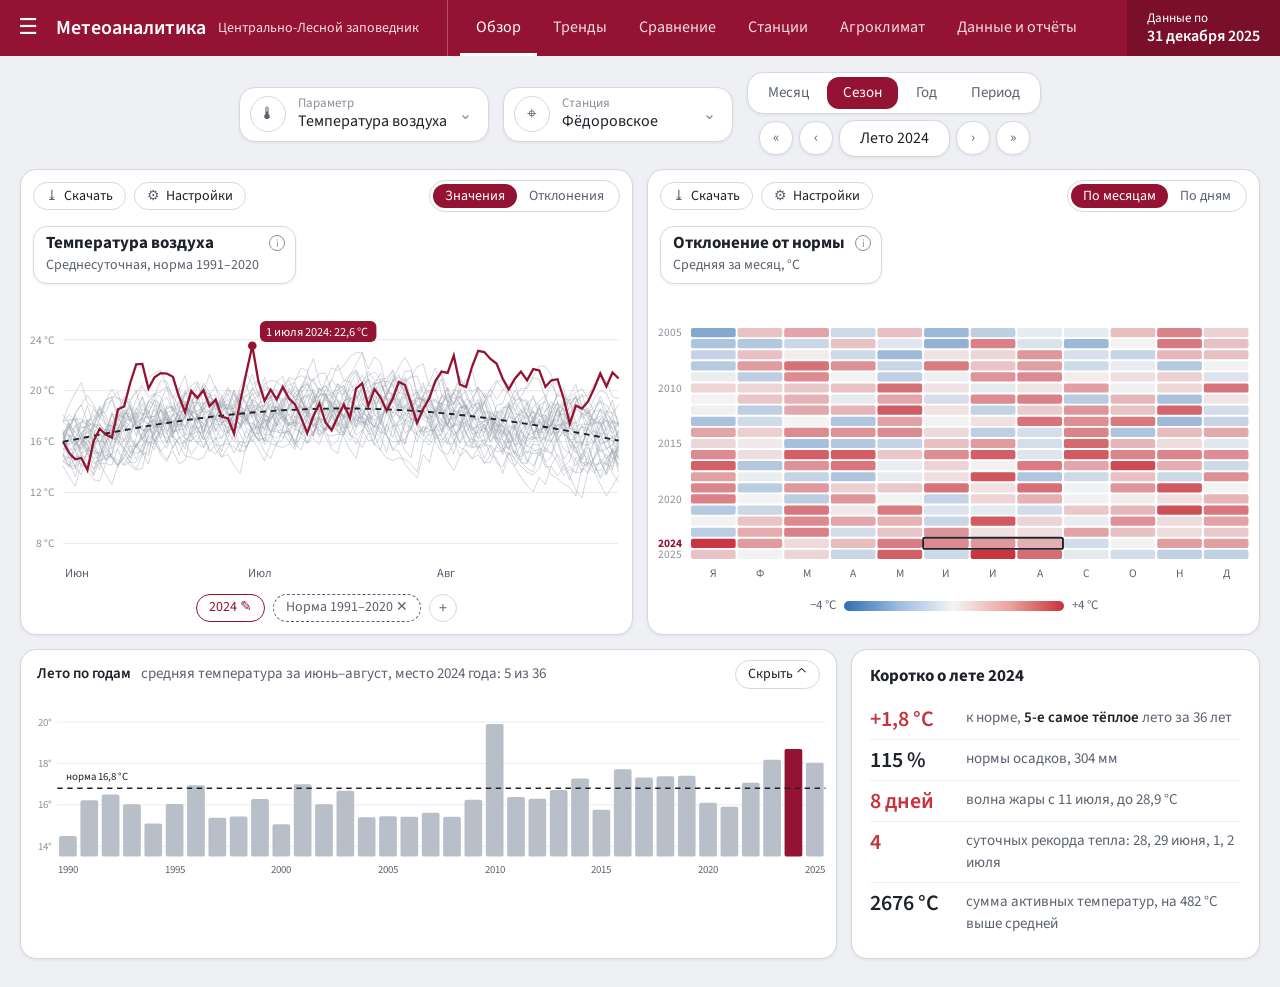
<file: design/mockup.html>
<!doctype html>
<html lang="ru">
<head>
<meta charset="utf-8">
<meta name="viewport" content="width=device-width, initial-scale=1">
<title>Метеоаналитика — макет</title>
<link rel="preconnect" href="https://fonts.googleapis.com">
<link href="https://fonts.googleapis.com/css2?family=Source+Sans+3:wght@400;600;700&display=swap" rel="stylesheet">
<style>
:root{
  --bg:#EEF0F3; --panel:#FFFFFF; --line:#D5D9E0; --line-2:#C3C8D1;
  --ink:#1E2229; --ink-2:#5B6270; --ink-3:#8A909C;
  --accent:#941333; --accent-2:#7A0F2A; --accent-tint:#F3E3E7;
  --warm:#C8323C; --cold:#2F6DB5; --year:#941333;
  --shadow:0 1px 3px rgba(20,24,31,.08);
}
*{box-sizing:border-box}
body{margin:0;background:var(--bg);color:var(--ink);font:16px/1.45 "Source Sans 3",system-ui,sans-serif;font-feature-settings:"tnum" 1}
header{background:var(--accent);color:#fff;height:56px;display:flex;align-items:stretch}
header .burger{width:56px;display:grid;place-items:center;font-size:22px}
header .brand{display:flex;align-items:center;gap:12px;font-size:20px;font-weight:600;padding-right:28px;border-right:1px solid rgba(255,255,255,.25)}
header .brand span{font-size:14px;font-weight:400;opacity:.85}
header nav{display:flex;align-items:stretch;margin-left:12px}
header nav a{display:flex;align-items:center;padding:0 16px;font-size:16px;color:#fff;opacity:.85;text-decoration:none}
header nav a.on{opacity:1;box-shadow:inset 0 -3px 0 #fff}
header .latest{margin-left:auto;background:var(--accent-2);padding:8px 20px;display:flex;flex-direction:column;justify-content:center;font-size:13px;line-height:1.25}
header .latest b{font-size:16px;font-weight:600}
.controls{display:flex;justify-content:center;align-items:center;gap:14px;padding:16px 20px 12px;flex-wrap:wrap}
.box{background:var(--panel);border:1px solid var(--line);border-radius:16px;box-shadow:var(--shadow)}
.selector{display:flex;align-items:center;gap:12px;padding:8px 16px 8px 10px;min-width:230px}
.selector .ic{width:36px;height:36px;border-radius:50%;border:1px solid var(--line);display:grid;place-items:center;font-size:17px;color:var(--ink-2)}
.selector .t{font-size:13px;color:var(--ink-3);line-height:1.1}
.selector .v{font-size:16px}
.selector .chev{margin-left:auto;color:var(--ink-3)}
.seg{display:flex;padding:4px;gap:2px}
.seg span{padding:5px 16px;border-radius:12px;font-size:15px;color:var(--ink-2)}
.seg span.on{background:var(--accent);color:#fff}
.datenav{display:flex;align-items:center;gap:6px}
.datenav .b{width:34px;height:34px;display:grid;place-items:center;color:var(--ink-2);font-size:15px}
.datenav .cur{padding:6px 20px;font-size:16px}
.grid{display:grid;grid-template-columns:1fr 1fr;gap:14px;padding:0 20px}
.panel{position:relative;padding:0 0 12px}
.tb{display:flex;align-items:center;gap:8px;padding:10px 12px}
.pill{border:1px solid var(--line);border-radius:16px;padding:3px 12px;font-size:14px;color:var(--ink);background:var(--panel);display:inline-flex;gap:6px;align-items:center}
.pill .i{color:var(--ink-2)}
.toggle{margin-left:auto;display:flex;border:1px solid var(--line);border-radius:16px;padding:3px}
.toggle span{padding:2px 12px;border-radius:12px;font-size:14px;color:var(--ink-2)}
.toggle span.on{background:var(--accent);color:#fff}
.ctitle{position:absolute;left:12px;top:56px;z-index:2;background:var(--panel);border:1px solid var(--line);border-radius:14px;padding:6px 36px 6px 12px;box-shadow:var(--shadow)}
.ctitle b{display:block;font-size:17px;font-weight:700;line-height:1.2}
.ctitle span{font-size:14px;color:var(--ink-2)}
.ctitle .info{position:absolute;right:10px;top:8px;width:16px;height:16px;border:1px solid var(--ink-3);border-radius:50%;font-size:11px;color:var(--ink-3);display:grid;place-items:center}
svg text{font-family:"Source Sans 3",sans-serif}
.legend{display:flex;justify-content:center;gap:8px;padding-top:2px}
.chipyear{border:1.5px solid var(--year);color:var(--year);border-radius:16px;padding:2px 12px;font-size:14px}
.chipnorm{border:1.5px dashed var(--ink-2);color:var(--ink-2);border-radius:16px;padding:2px 12px;font-size:14px}
.chipadd{border:1px solid var(--line);border-radius:50%;width:28px;height:28px;display:grid;place-items:center;color:var(--ink-2)}
.rankbar{margin:14px 20px 0;padding:0}
.rankbar .head{display:flex;align-items:center;gap:10px;padding:10px 16px;font-size:15px;color:var(--ink-2)}
.rankbar .head b{color:var(--ink);font-weight:600}
.rankbar .head .sp{flex:1}
.bottom{display:grid;grid-template-columns:2fr 1fr;gap:14px;padding:0 20px 28px;margin-top:14px}
.facts{padding:12px 18px 16px}
.facts h3{font-size:17px;font-weight:700;margin:2px 0 10px}
.fact{display:flex;gap:12px;padding:8px 0;border-top:1px solid var(--bg);font-size:15px;color:var(--ink)}
.fact:first-of-type{border-top:0}
.fact .k{min-width:84px;font-size:22px;line-height:1.1;font-weight:600}
.fact .k.w{color:var(--warm)} .fact .k.c{color:var(--cold)}
.fact .d{color:var(--ink-2)}
.fact .d strong{color:var(--ink);font-weight:600}
.heat-legend{display:flex;align-items:center;gap:8px;justify-content:center;font-size:13px;color:var(--ink-2);padding-top:4px}
.heat-legend .bar{width:220px;height:10px;border-radius:5px;background:linear-gradient(90deg,#2F6DB5,#9DBCE0,#F4F4F4,#EBA49B,#C8323C)}
</style>
</head>
<body>

<header>
  <div class="burger">☰</div>
  <div class="brand">Метеоаналитика <span>Центрально-Лесной заповедник</span></div>
  <nav>
    <a class="on">Обзор</a><a>Тренды</a><a>Сравнение</a><a>Станции</a><a>Агроклимат</a><a>Данные и отчёты</a>
  </nav>
  <div class="latest">Данные по<b>31 декабря 2025</b></div>
</header>

<div class="controls">
  <div class="box selector"><div class="ic">🌡</div><div><div class="t">Параметр</div><div class="v">Температура воздуха</div></div><div class="chev">⌄</div></div>
  <div class="box selector"><div class="ic">⌖</div><div><div class="t">Станция</div><div class="v">Фёдоровское</div></div><div class="chev">⌄</div></div>
  <div style="display:flex;flex-direction:column;gap:6px;align-items:center">
    <div class="box seg"><span>Месяц</span><span class="on">Сезон</span><span>Год</span><span>Период</span></div>
    <div class="datenav"><div class="box b">«</div><div class="box b">‹</div><div class="box cur">Лето 2024</div><div class="box b">›</div><div class="box b">»</div></div>
  </div>
</div>

<div class="grid">
  <div class="box panel">
    <div class="tb"><span class="pill"><span class="i">⤓</span>Скачать</span><span class="pill"><span class="i">⚙</span>Настройки</span>
      <div class="toggle"><span class="on">Значения</span><span>Отклонения</span></div></div>
    <div class="ctitle"><b>Температура воздуха</b><span>Среднесуточная, норма 1991–2020</span><span class="info">i</span></div>
    <svg id="spag" viewBox="0 0 640 380" width="100%"></svg>
    <div class="legend"><span class="chipyear">2024 ✎</span><span class="chipnorm">Норма 1991–2020 ✕</span><span class="chipadd">+</span></div>
  </div>
  <div class="box panel">
    <div class="tb"><span class="pill"><span class="i">⤓</span>Скачать</span><span class="pill"><span class="i">⚙</span>Настройки</span>
      <div class="toggle"><span class="on">По месяцам</span><span>По дням</span></div></div>
    <div class="ctitle"><b>Отклонение от нормы</b><span>Средняя за месяц, °C</span><span class="info">i</span></div>
    <svg id="heat" viewBox="0 0 640 380" width="100%"></svg>
    <div class="heat-legend">−4 °C <span class="bar"></span> +4 °C</div>
  </div>
</div>

<div class="bottom">
  <div class="box">
    <div class="rankbar" style="margin:0"><div class="head"><b>Лето по годам</b>средняя температура за июнь–август, место 2024 года: 5 из 36<span class="sp"></span><span class="pill">Скрыть ⌃</span></div></div>
    <svg id="rank" viewBox="0 0 900 200" width="100%"></svg>
  </div>
  <div class="box facts">
    <h3>Коротко о лете 2024</h3>
    <div class="fact"><div class="k w">+1,8 °C</div><div class="d">к норме, <strong>5-е самое тёплое</strong> лето за 36 лет</div></div>
    <div class="fact"><div class="k">115 %</div><div class="d">нормы осадков, 304 мм</div></div>
    <div class="fact"><div class="k w">8 дней</div><div class="d">волна жары с 11 июля, до 28,9 °C</div></div>
    <div class="fact"><div class="k w">4</div><div class="d">суточных рекорда тепла: 28, 29 июня, 1, 2 июля</div></div>
    <div class="fact"><div class="k">2676 °C</div><div class="d">сумма активных температур, на 482 °C выше средней</div></div>
  </div>
</div>

<script>
let seed=11; const rnd=()=>{seed=(seed*16807)%2147483647;return seed/2147483647};
(function(){
  const svg=document.getElementById('spag'),W=640,H=380,L=44,R=14,T=110,B=30,n=92;
  const x=i=>L+(W-L-R)*i/(n-1), y=t=>T+(H-T-B)*(25-t)/(25-7);
  const norm=i=>15.2+3.4*Math.sin(Math.PI*(i+8)/(n+16));
  const ser=(sh,a)=>{let z=0;return Array.from({length:n},(_,i)=>{z=z*.8+(rnd()-.5)*a;return norm(i)+sh+z})};
  const p=v=>v.map((t,i)=>(i?'L':'M')+x(i).toFixed(1)+' '+y(t).toFixed(1)).join(' ');
  let s='';
  for(let t=8;t<=24;t+=4)s+=`<line x1="${L}" x2="${W-R}" y1="${y(t)}" y2="${y(t)}" stroke="#E6E9EE"/><text x="${L-8}" y="${y(t)+4}" text-anchor="end" font-size="12" fill="#8A909C">${t} °C</text>`;
  [['Июн',0],['Июл',30],['Авг',61]].forEach(([m,i])=>s+=`<text x="${x(i)+2}" y="${H-8}" font-size="13" fill="#5B6270">${m}</text>`);
  for(let k=0;k<35;k++)s+=`<path d="${p(ser((rnd()-.5)*1.8,3.2))}" fill="none" stroke="#9AA1AD" stroke-width="1" opacity=".45"/>`;
  s+=`<path d="${p(Array.from({length:n},(_,i)=>norm(i)))}" fill="none" stroke="#1E2229" stroke-width="2" stroke-dasharray="6 5"/>`;
  seed=77;const v=ser(1.8,3.6);v[30]+=3.5;v[31]+=4.5;v[32]+=2.5;
  s+=`<path d="${p(v)}" fill="none" stroke="#941333" stroke-width="2.4"/>`;
  s+=`<circle cx="${x(31)}" cy="${y(v[31])}" r="4.5" fill="#941333"/><rect x="${x(31)+8}" y="${y(v[31])-26}" width="122" height="22" rx="6" fill="#941333"/><text x="${x(31)+14}" y="${y(v[31])-10}" font-size="13" fill="#fff">1 июля 2024: 22,6 °C</text>`;
  svg.innerHTML=s;
})();
(function(){
  const svg=document.getElementById('heat'),W=640,H=380,L=44,R=10,T=110,B=26,yrs=[];for(let y=2005;y<=2025;y++)yrs.push(y);
  const cw=(W-L-R)/12,ch=(H-T-B)/yrs.length,M=['Я','Ф','М','А','М','И','И','А','С','О','Н','Д'];
  const col=a=>{const c=Math.max(-1,Math.min(1,a/4));const mix=(p,q,t)=>p.map((v,i)=>Math.round(v+(q[i]-v)*t));
    const w=[244,244,244],r=[200,50,60],b=[47,109,181];const m=c>=0?mix(w,r,c):mix(w,b,-c);return `rgb(${m})`};
  let s='';seed=5;
  yrs.forEach((yr,j)=>{M.forEach((m,i)=>{let a=(rnd()-.45)*5+(yr-2005)*.06;if(yr===2024&&i>=5&&i<=7)a=[2.2,1.9,1.4][i-5];
    s+=`<rect x="${L+i*cw+1}" y="${T+j*ch+1}" width="${cw-2}" height="${ch-2}" rx="2" fill="${col(a)}"/>`});
    if(yr%5===0||yr===2024)s+=`<text x="${L-8}" y="${T+j*ch+ch/2+4}" text-anchor="end" font-size="12" fill="${yr===2024?'#941333':'#8A909C'}" ${yr===2024?'font-weight="700"':''}>${yr}</text>`});
  const j=yrs.indexOf(2024);s+=`<rect x="${L+5*cw}" y="${T+j*ch}" width="${3*cw}" height="${ch}" fill="none" stroke="#1E2229" stroke-width="2" rx="2"/>`;
  M.forEach((m,i)=>s+=`<text x="${L+i*cw+cw/2}" y="${H-8}" text-anchor="middle" font-size="12" fill="#5B6270">${m}</text>`);
  svg.innerHTML=s;
})();
(function(){
  const svg=document.getElementById('rank'),W=900,H=200,L=40,R=12,T=14,B=26;const yrs=[];for(let y=1990;y<=2025;y++)yrs.push(y);
  seed=21;const vals=yrs.map(y=>15.6+(y-1990)*.045+(rnd()-.5)*2.2);vals[yrs.indexOf(2024)]=18.7;vals[yrs.indexOf(2010)]=19.9;
  const lo=13.5,hi=20.5,bw=(W-L-R)/yrs.length,y=v=>T+(H-T-B)*(hi-v)/(hi-lo);let s='';
  [14,16,18,20].forEach(t=>s+=`<line x1="${L}" x2="${W-R}" y1="${y(t)}" y2="${y(t)}" stroke="#E6E9EE"/><text x="${L-6}" y="${y(t)+4}" text-anchor="end" font-size="12" fill="#8A909C">${t}°</text>`);
  yrs.forEach((yr,i)=>{s+=`<rect x="${L+i*bw+2}" y="${y(vals[i])}" width="${bw-4}" height="${H-B-y(vals[i])}" rx="2" fill="${yr===2024?'#941333':'#B9BFC9'}"/>`;
    if(yr%5===0)s+=`<text x="${L+i*bw+bw/2}" y="${H-8}" text-anchor="middle" font-size="12" fill="#5B6270">${yr}</text>`});
  s+=`<line x1="${L}" x2="${W-R}" y1="${y(16.8)}" y2="${y(16.8)}" stroke="#1E2229" stroke-width="1.5" stroke-dasharray="6 5"/><rect x="${L+6}" y="${y(16.8)-22}" width="92" height="18" rx="4" fill="#fff"/><text x="${L+10}" y="${y(16.8)-9}" font-size="12" fill="#1E2229">норма 16,8 °C</text>`;
  svg.innerHTML=s;
})();
</script>
</body>
</html>
</file>
